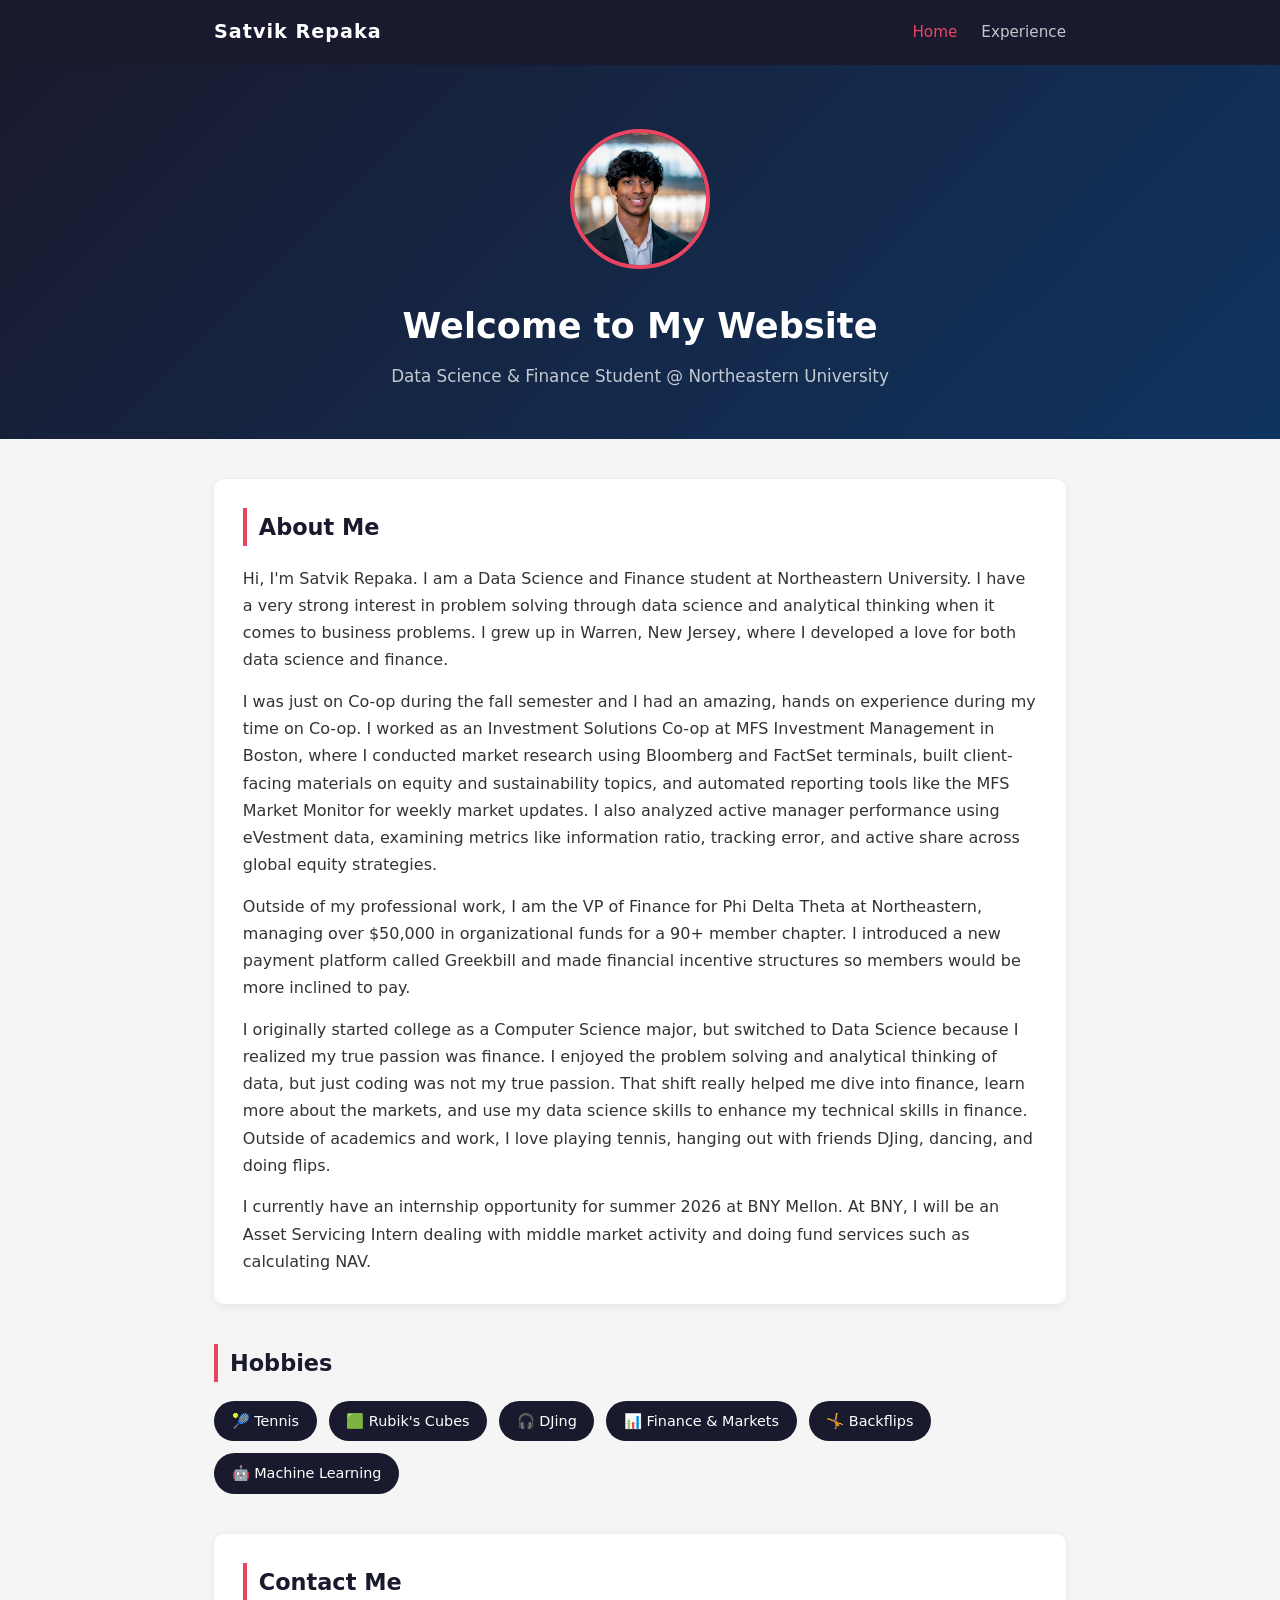
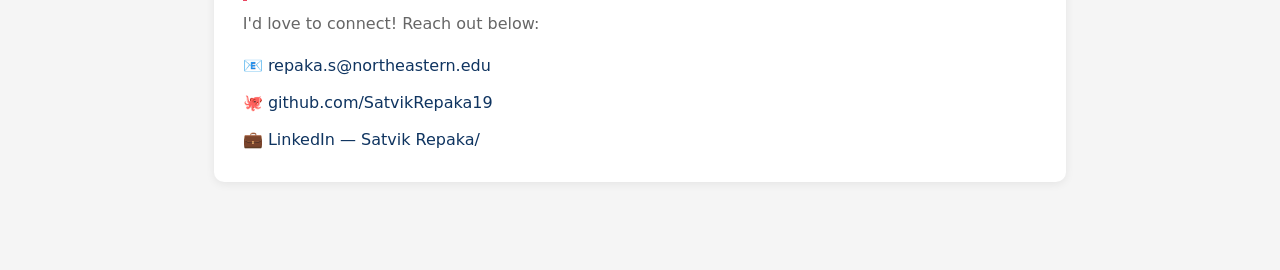
<file: index.html>
<!DOCTYPE html>
<html lang="en">
<head>
  <meta charset="UTF-8" />
  <meta name="viewport" content="width=device-width, initial-scale=1.0"/>
  <title>Satvik Repaka — Home</title>
  <link rel="stylesheet" href="style.css" />
</head>
<body>

  <!-- NAVIGATION -->
  <nav>
    <div class="nav-inner">
      <span class="nav-logo">Satvik Repaka</span>
      <ul>
        <li><a href="index.html" class="active">Home</a></li>
        <li><a href="experience.html">Experience</a></li>
      </ul>
    </div>
  </nav>

  <!-- HERO -->
  <header class="hero">
    <div class="hero-content">
      <!-- Replace "photo.jpg" with your actual image filename once uploaded -->
      <img
        src="Satvik%20Repaka%20LinkedIn%20HeadShot.jpg"
        alt="Satvik Repaka"
        class="profile-img"
        onerror="this.src='https://via.placeholder.com/150/1a1a2e/ffffff?text=SR'"
      />
      <h1>Welcome to My Website</h1>
      <p class="tagline">Data Science & Finance Student @ Northeastern University</p>
    </div>
  </header>

  <!-- MAIN CONTENT -->
  <main class="container">

    <section class="intro-card">
      <h2>About Me</h2>
      <p>
        Hi, I'm Satvik Repaka. I am a Data Science and Finance student at Northeastern
        University. I have a very strong interest in problem solving through data
        science and analytical thinking when it comes to business problems. I grew
        up in Warren, New Jersey, where I developed a love for both data science and finance.
      </p>
      <p>
        I was just on Co-op during the fall semester and I had an amazing, hands on experience
        during my time on Co-op. I worked as an Investment Solutions Co-op at MFS Investment
        Management in Boston, where I conducted market research using Bloomberg
        and FactSet terminals, built client-facing materials on equity and sustainability
        topics, and automated reporting tools like the MFS Market Monitor for weekly
        market updates. I also analyzed active manager performance using eVestment data,
        examining metrics like information ratio, tracking error, and active share
        across global equity strategies.
      </p>
      <p>
        Outside of my professional work, I am the VP of Finance for Phi
        Delta Theta at Northeastern, managing over $50,000 in organizational
        funds for a 90+ member chapter. I introduced a new payment platform called Greekbill and
        made financial incentive structures so members would be more inclined to pay.
      </p>
      <p>
        I originally started college as a Computer Science major, but switched to Data
        Science because I realized my true passion was finance. I enjoyed the problem
        solving and analytical thinking of data, but just coding was not my true passion.
        That shift really helped me dive into finance, learn more about the markets, and 
        use my data science skills to enhance my technical skills in finance. 
        Outside of academics and work, I love playing tennis, hanging out with friends
        DJing, dancing, and doing flips. 
      </p>
      <p>
        I currently have an internship opportunity for summer 2026 at BNY Mellon.
        At BNY, I will be an Asset Servicing Intern dealing with middle market
        activity and doing fund services such as calculating NAV. 
      </p>
    </section>

    <section class="interests">
      <h2>Hobbies</h2>
      <div class="interest-grid">
        <div class="interest-item">🎾 Tennis</div>
        <div class="interest-item">🟩 Rubik's Cubes</div>
        <div class="interest-item">🎧 DJing</div>
        <div class="interest-item">📊 Finance & Markets</div>
        <div class="interest-item">🤸 Backflips</div>
        <div class="interest-item">🤖 Machine Learning</div>
      </div>
    </section>

    <!-- CONTACT SECTION -->
    <section class="contact-card">
      <h2>Contact Me</h2>
      <p>I'd love to connect! Reach out below:</p>
      <ul class="contact-list">
        <li>📧 <a href="mailto:repaka.s@northeastern.edu">repaka.s@northeastern.edu</a></li>
        <li>🐙 <a href="https://github.com/SatvikRepaka19" target="_blank">github.com/SatvikRepaka19</a></li>
        <li>💼 <a href="https://www.linkedin.com/in/satvik-repaka" target="_blank">LinkedIn — Satvik Repaka/</a></li>
      </ul>
    </section>

  </main>


</body>
</html>
</file>
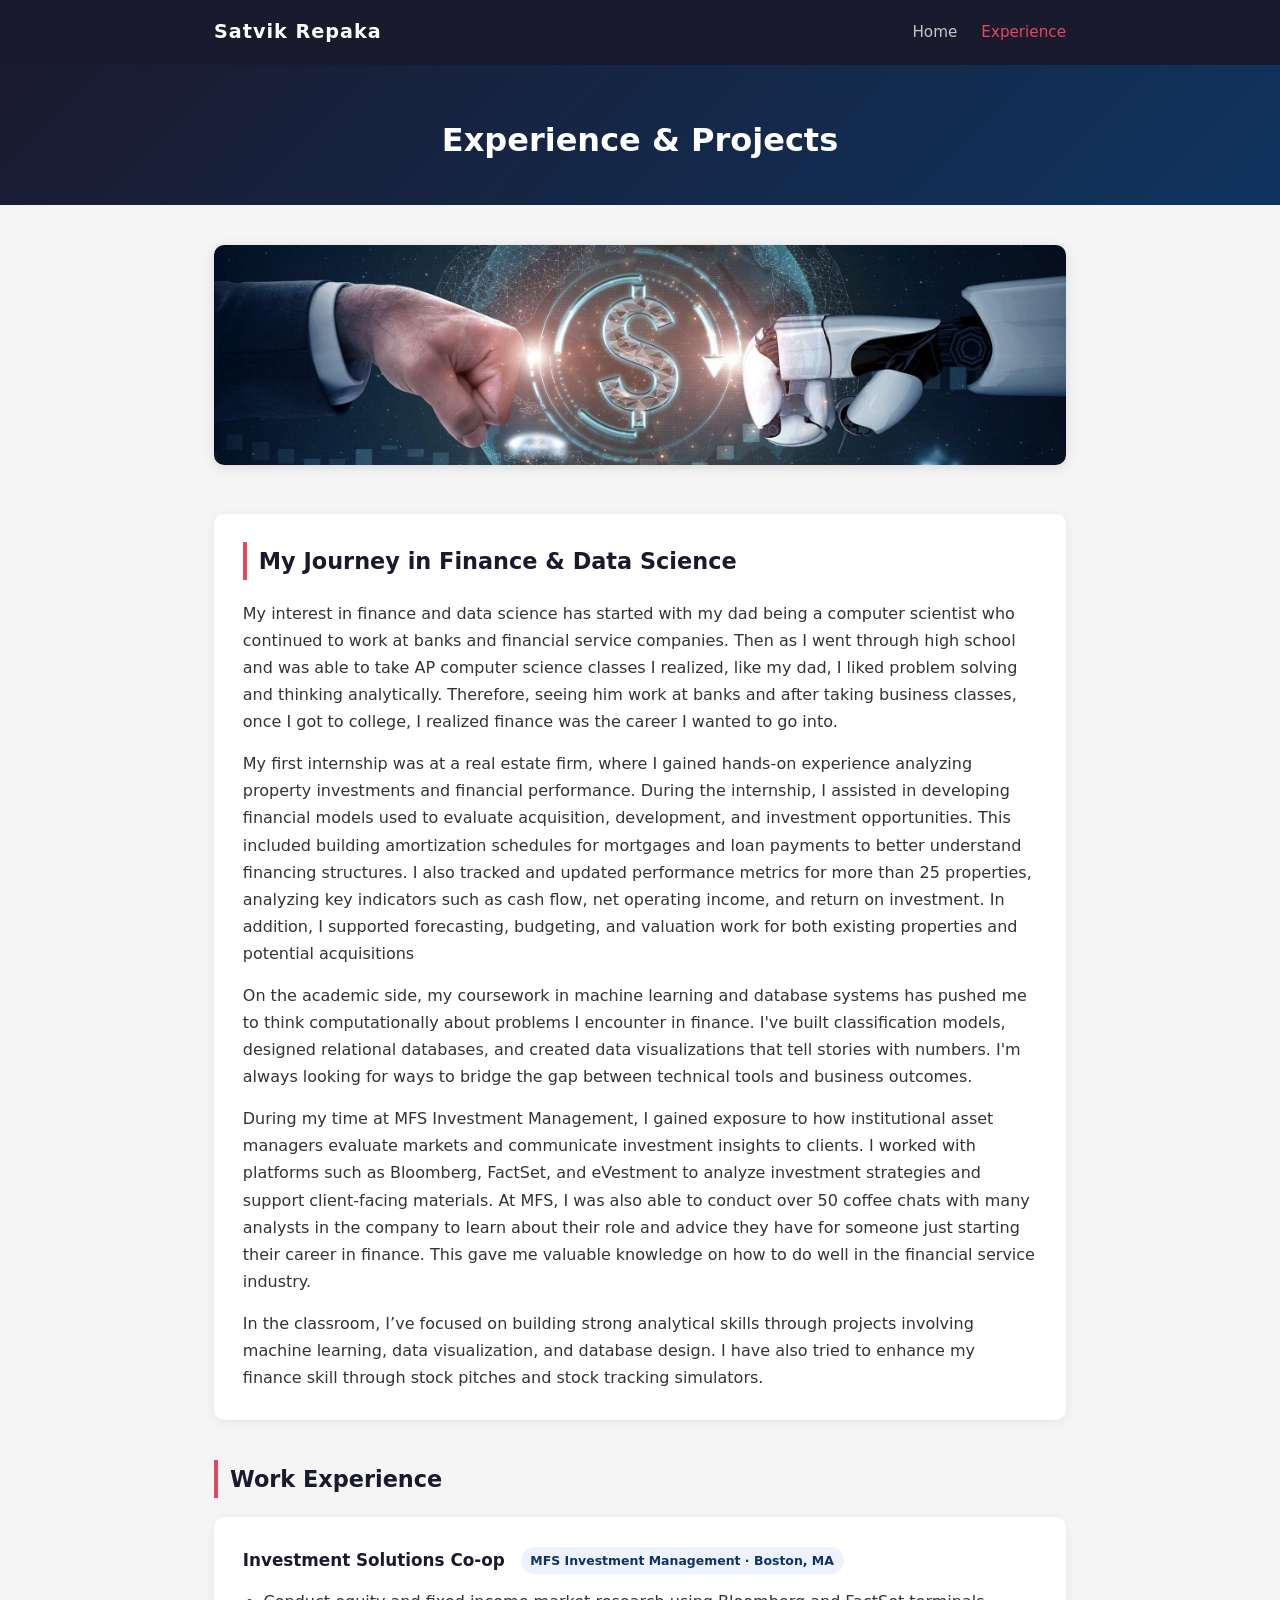
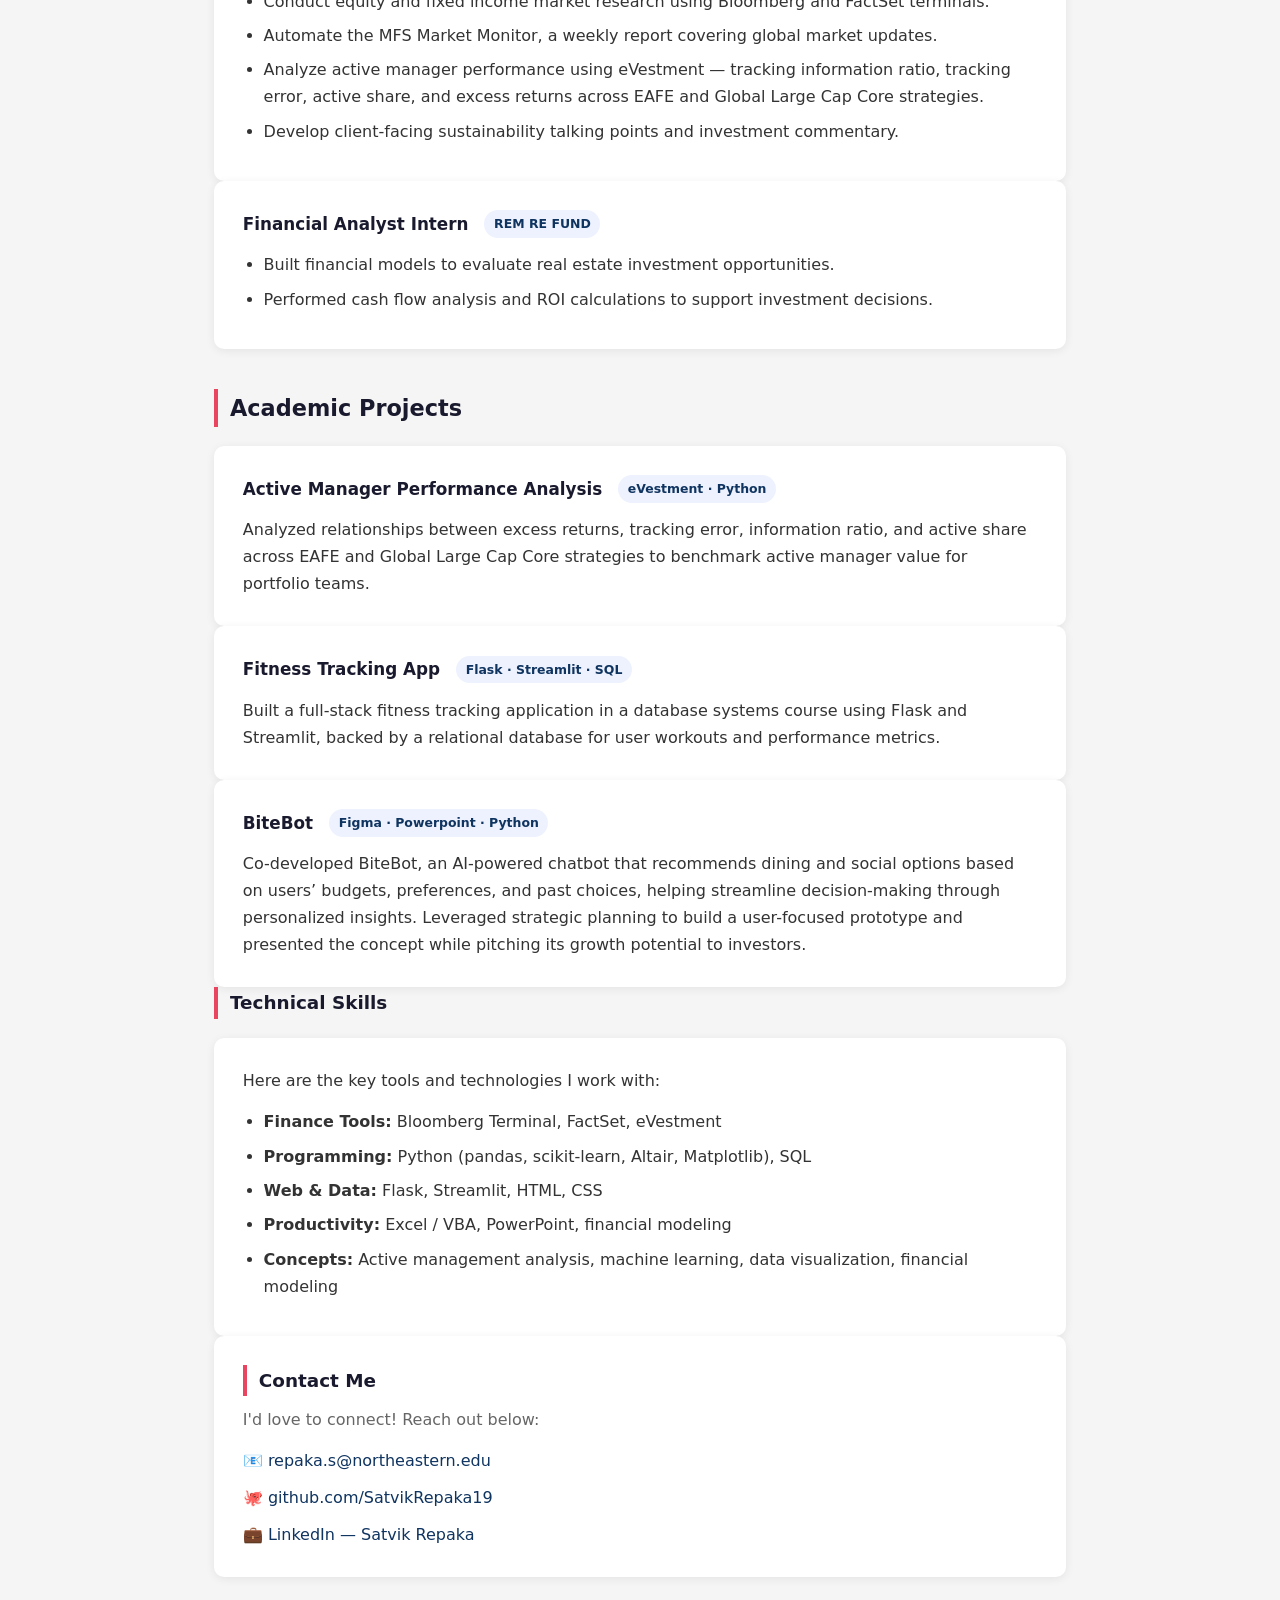
<file: experience.html>
<!DOCTYPE html>
<html lang="en">
<head>
  <meta charset="UTF-8" />
  <meta name="viewport" content="width=device-width, initial-scale=1.0"/>
  <title>Satvik Repaka — Experience</title>
  <link rel="stylesheet" href="style.css" />
</head>
<body>

  <!-- NAVIGATION -->
  <nav>
    <div class="nav-inner">
      <span class="nav-logo">Satvik Repaka</span>
      <ul>
        <li><a href="index.html">Home</a></li>
        <li><a href="experience.html" class="active">Experience</a></li>
      </ul>
    </div>
  </nav>

  <!-- HERO -->
  <header class="page-hero">
    <h1>Experience & Projects</h1>
  </header>

  <main class="container">

    <!-- IMAGE -->
    <section>
      <img
        src="FinanceDS.jpg"
        alt="Finance and Data Science"
        class="banner-img"
      />
    </section>

    <!-- ABOUT THIS PAGE -->
    <section class="intro-card">
      <h2>My Journey in Finance & Data Science</h2>
      <p>
        My interest in finance and data science has started with my dad being 
        a computer scientist who continued to work at banks and financial service companies. 
        Then as I went through high school and was able to take AP computer science classes I 
        realized, like my dad, I liked problem solving and thinking analytically. Therefore, 
        seeing him work at banks and after taking business classes, once I got to college, I realized 
        finance was the career I wanted to go into.
      </p>
      <p>
        My first internship was at a real estate firm, where I gained hands-on experience 
        analyzing property investments and financial performance. During the internship, I 
        assisted in developing financial models used to evaluate acquisition, development, and 
        investment opportunities. This included building amortization schedules for mortgages 
        and loan payments to better understand financing structures. I also tracked and updated 
        performance metrics for more than 25 properties, analyzing key indicators such as cash flow, 
        net operating income, and return on investment. In addition, I supported forecasting, budgeting,
        and valuation work for both existing properties and potential acquisitions
      </p>
      <p>
        On the academic side, my coursework in machine learning and database systems
        has pushed me to think computationally about problems I encounter in finance.
        I've built classification models, designed relational databases, and created
        data visualizations that tell stories with numbers. I'm always looking for ways
        to bridge the gap between technical tools and business outcomes.
      </p>
      <p>
        During my time at MFS Investment Management, I gained exposure to how institutional 
        asset managers evaluate markets and communicate investment insights to clients. I 
        worked with platforms such as Bloomberg, FactSet, and eVestment to analyze investment 
        strategies and support client-facing materials. At MFS, I was also able to conduct 
        over 50 coffee chats with many analysts in the company to learn about their role and 
        advice they have for someone just starting their career in finance. This gave me valuable
        knowledge on how to do well in the financial service industry.
      </p>
      <p>
        In the classroom, I’ve focused on building strong analytical skills through projects 
        involving machine learning, data visualization, and database design. I have also tried to 
        enhance my finance skill through stock pitches and stock tracking simulators.
      </p>
    </section>

    <!-- WORK EXPERIENCE -->
    <section>
      <h2>Work Experience</h2>

      <div class="card">
        <div class="card-header">
          <h3>Investment Solutions Co-op</h3>
          <span class="badge">MFS Investment Management · Boston, MA</span>
        </div>
        <ul>
          <li>Conduct equity and fixed income market research using Bloomberg and FactSet terminals.</li>
          <li>Automate the MFS Market Monitor, a weekly report covering global market updates.</li>
          <li>Analyze active manager performance using eVestment — tracking information ratio, tracking error, active share, and excess returns across EAFE and Global Large Cap Core strategies.</li>
          <li>Develop client-facing sustainability talking points and investment commentary.</li>
        </ul>
      </div>

      <div class="card">
        <div class="card-header">
          <h3>Financial Analyst Intern</h3>
          <span class="badge">REM RE FUND</span>
        </div>
        <ul>
          <li>Built financial models to evaluate real estate investment opportunities.</li>
          <li>Performed cash flow analysis and ROI calculations to support investment decisions.</li>
        </ul>
      </div>
    </section>

    <!-- PROJECTS -->
    <section>
      <h2>Academic Projects</h2>

      <div class="card">
        <div class="card-header">
          <h3>Active Manager Performance Analysis</h3>
          <span class="badge">eVestment · Python</span>
        </div>
        <p>
          Analyzed relationships between excess returns, tracking error, information
          ratio, and active share across EAFE and Global Large Cap Core strategies
          to benchmark active manager value for portfolio teams.
        </p>
      </div>

      <div class="card">
        <div class="card-header">
          <h3>Fitness Tracking App</h3>
          <span class="badge">Flask · Streamlit · SQL</span>
        </div>
        <p>
          Built a full-stack fitness tracking application in a database systems course
          using Flask and Streamlit, backed by a relational database for user workouts
          and performance metrics.
        </p>
      </div>

      <div class="card">
        <div class="card-header">
          <h3>BiteBot</h3>
          <span class="badge">Figma · Powerpoint · Python</span>
        </div>
        <p>
          Co-developed BiteBot, an AI-powered chatbot that recommends dining and social 
          options based on users’ budgets, preferences, and past choices, helping streamline 
          decision-making through personalized insights. Leveraged strategic planning to build 
          a user-focused prototype and presented the concept while pitching its growth potential 
          to investors.
        </p>
      </div>

    <!-- SKILLS LIST -->
    <section>
      <h3>Technical Skills</h3>
      <div class="card">
        <p>Here are the key tools and technologies I work with:</p>
        <ul>
          <li><strong>Finance Tools:</strong> Bloomberg Terminal, FactSet, eVestment</li>
          <li><strong>Programming:</strong> Python (pandas, scikit-learn, Altair, Matplotlib), SQL</li>
          <li><strong>Web & Data:</strong> Flask, Streamlit, HTML, CSS</li>
          <li><strong>Productivity:</strong> Excel / VBA, PowerPoint, financial modeling</li>
          <li><strong>Concepts:</strong> Active management analysis, machine learning, data visualization, financial modeling</li>
        </ul>
      </div>
    </section>

    <!-- CONTACT -->
    <section class="contact-card">
      <h3>Contact Me</h3>
      <p>I'd love to connect! Reach out below:</p>
      <ul class="contact-list">
        <li>📧 <a href="mailto:repaka.s@northeastern.edu">repaka.s@northeastern.edu</a></li>
        <li>🐙 <a href="https://github.com/SatvikRepaka19" target="_blank">github.com/SatvikRepaka19</a></li>
        <li>💼 <a href="https://www.linkedin.com/in/satvik-repaka" target="_blank">LinkedIn — Satvik Repaka</a></li>
      </ul>
    </section>

  </main>

</body>
</html>
</file>
<file: style.css>
/* ── Reset & Base ── */
*, *::before, *::after { box-sizing: border-box; margin: 0; padding: 0; }

:root {
  --navy:   #1a1a2e;
  --accent: #0f3460;
  --gold:   #e94560;
  --light:  #f5f5f5;
  --text:   #333;
  --muted:  #666;
  --radius: 10px;
}

body {
  font-family: 'Segoe UI', system-ui, sans-serif;
  color: var(--text);
  background: var(--light);
  line-height: 1.7;
}

/* ── Nav ── */
nav {
  background: var(--navy);
  position: sticky;
  top: 0;
  z-index: 100;
}
.nav-inner {
  max-width: 900px;
  margin: auto;
  padding: 1rem 1.5rem;
  display: flex;
  justify-content: space-between;
  align-items: center;
}
.nav-logo { color: #fff; font-size: 1.2rem; font-weight: 700; letter-spacing: 1px; }
nav ul { list-style: none; display: flex; gap: 1.5rem; }
nav a { color: rgba(255,255,255,0.75); text-decoration: none; font-size: 0.95rem; transition: color 0.2s; }
nav a:hover, nav a.active { color: var(--gold); }

/* ── Hero ── */
.hero {
  background: linear-gradient(135deg, var(--navy), var(--accent));
  color: #fff;
  text-align: center;
  padding: 4rem 1.5rem 3rem;
}
.hero-content { max-width: 600px; margin: auto; }
.profile-img {
  width: 140px; height: 140px;
  border-radius: 50%;
  border: 4px solid var(--gold);
  object-fit: cover;
  margin-bottom: 1.2rem;
}
.hero h1 { font-size: 2.2rem; margin-bottom: 0.4rem; }

/* ── Page Hero ── */
.page-hero {
  background: linear-gradient(135deg, var(--navy), var(--accent));
  color: #fff; text-align: center;
  padding: 3rem 1.5rem 2rem;
}
.page-hero h1 { font-size: 2rem; margin-bottom: 0.4rem; }

.tagline { color: rgba(255,255,255,0.75); font-size: 1.05rem; }

/* ── Container ── */
.container {
  max-width: 900px;
  margin: 2.5rem auto;
  padding: 0 1.5rem 3rem;
  display: flex;
  flex-direction: column;
  gap: 2.5rem;
}

/* ── Banner Image ── */
.banner-img {
  width: 100%;
  height: 220px;
  object-fit: cover;
  border-radius: var(--radius);
  box-shadow: 0 2px 12px rgba(0,0,0,0.12);
}

/* ── Cards ── */
.intro-card, .card, .contact-card {
  background: #fff;
  border-radius: var(--radius);
  padding: 1.8rem;
  box-shadow: 0 2px 10px rgba(0,0,0,0.07);
}
.intro-card p, .card p { margin-bottom: 0.9rem; }
.intro-card p:last-child, .card p:last-child { margin-bottom: 0; }

/* ── Section & Card Headings ── */
/* h2 = section titles (larger) */
section > h2, .interests h2 {
  font-size: 1.4rem;
  color: var(--navy);
  border-left: 4px solid var(--gold);
  padding-left: 0.75rem;
  margin-bottom: 1.2rem;
}
/* h3 = subheadings inside sections (smaller than h1, smaller than h2) */
section > h3, .intro-card h3, .contact-card h3 {
  font-size: 1.15rem;
  color: var(--navy);
  border-left: 4px solid var(--gold);
  padding-left: 0.75rem;
  margin-bottom: 1.2rem;
}

/* ── Card Header ── */
.card-header {
  display: flex; flex-wrap: wrap;
  align-items: center; gap: 0.5rem 1rem;
  margin-bottom: 0.8rem;
}
.card-header h3 {
  font-size: 1.05rem; color: var(--navy);
  border: none; padding: 0; margin: 0;
}
.badge {
  background: #eef2ff; color: var(--accent);
  font-size: 0.78rem; padding: 0.2rem 0.6rem;
  border-radius: 20px; font-weight: 600;
}
.date { font-size: 0.82rem; color: var(--muted); margin-left: auto; }

/* ── Lists inside cards ── */
.card ul { padding-left: 1.3rem; }
.card ul li { margin-bottom: 0.45rem; }

/* ── Interests Grid ── */
.interest-grid { display: flex; flex-wrap: wrap; gap: 0.75rem; }
.interest-item {
  background: var(--navy); color: #fff;
  padding: 0.5rem 1.1rem;
  border-radius: 25px; font-size: 0.9rem; font-weight: 500;
}

/* ── Contact ── */
.contact-card h2, .contact-card h3 { margin-bottom: 0.6rem; }
.contact-card p { margin-bottom: 0.9rem; color: var(--muted); }
.contact-list { list-style: none; display: flex; flex-direction: column; gap: 0.6rem; }
.contact-list a { color: var(--accent); text-decoration: none; font-weight: 500; }
.contact-list a:hover { text-decoration: underline; }

/* ── Footer ── */
footer {
  text-align: center; padding: 1.5rem;
  background: var(--navy); color: rgba(255,255,255,0.5); font-size: 0.85rem;
}

/* ── Responsive ── */
@media (max-width: 600px) {
  .hero h1 { font-size: 1.7rem; }
  .card-header { flex-direction: column; align-items: flex-start; }
  .date { margin-left: 0; }
}
</file>
